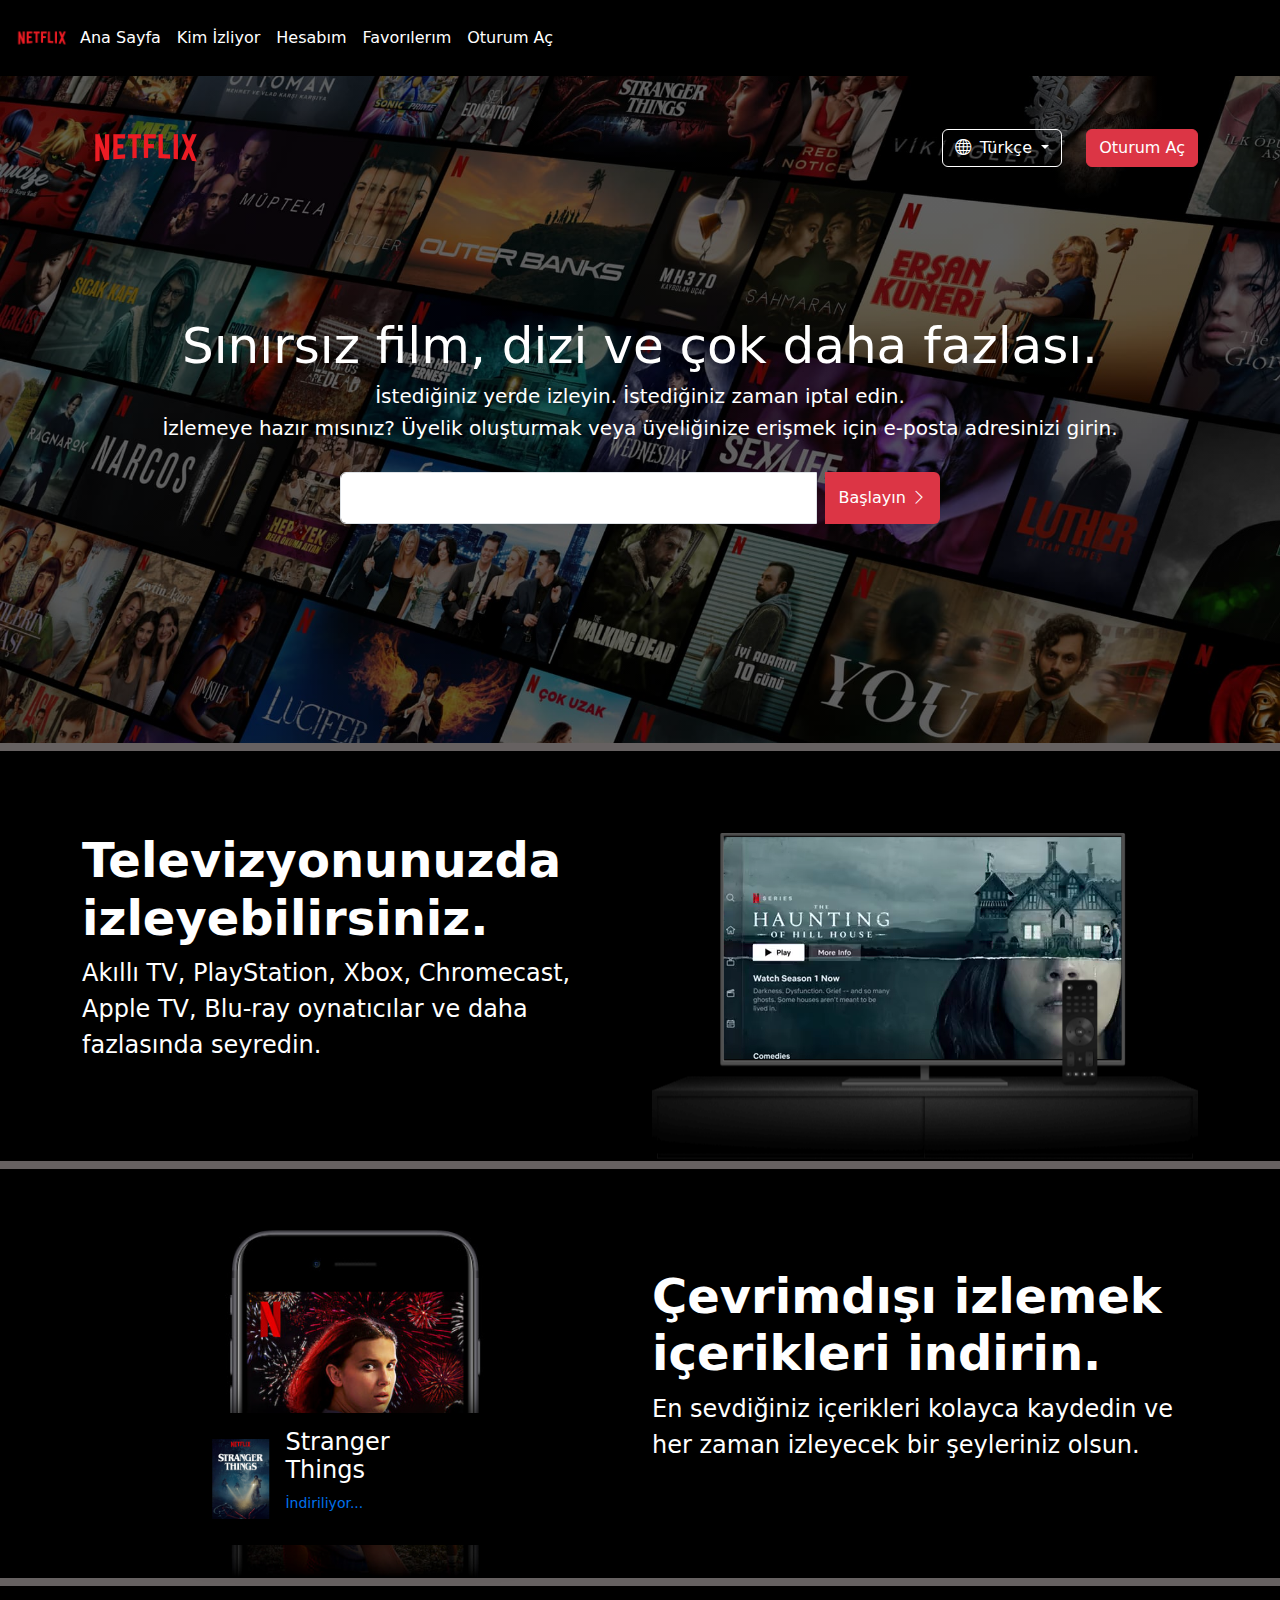
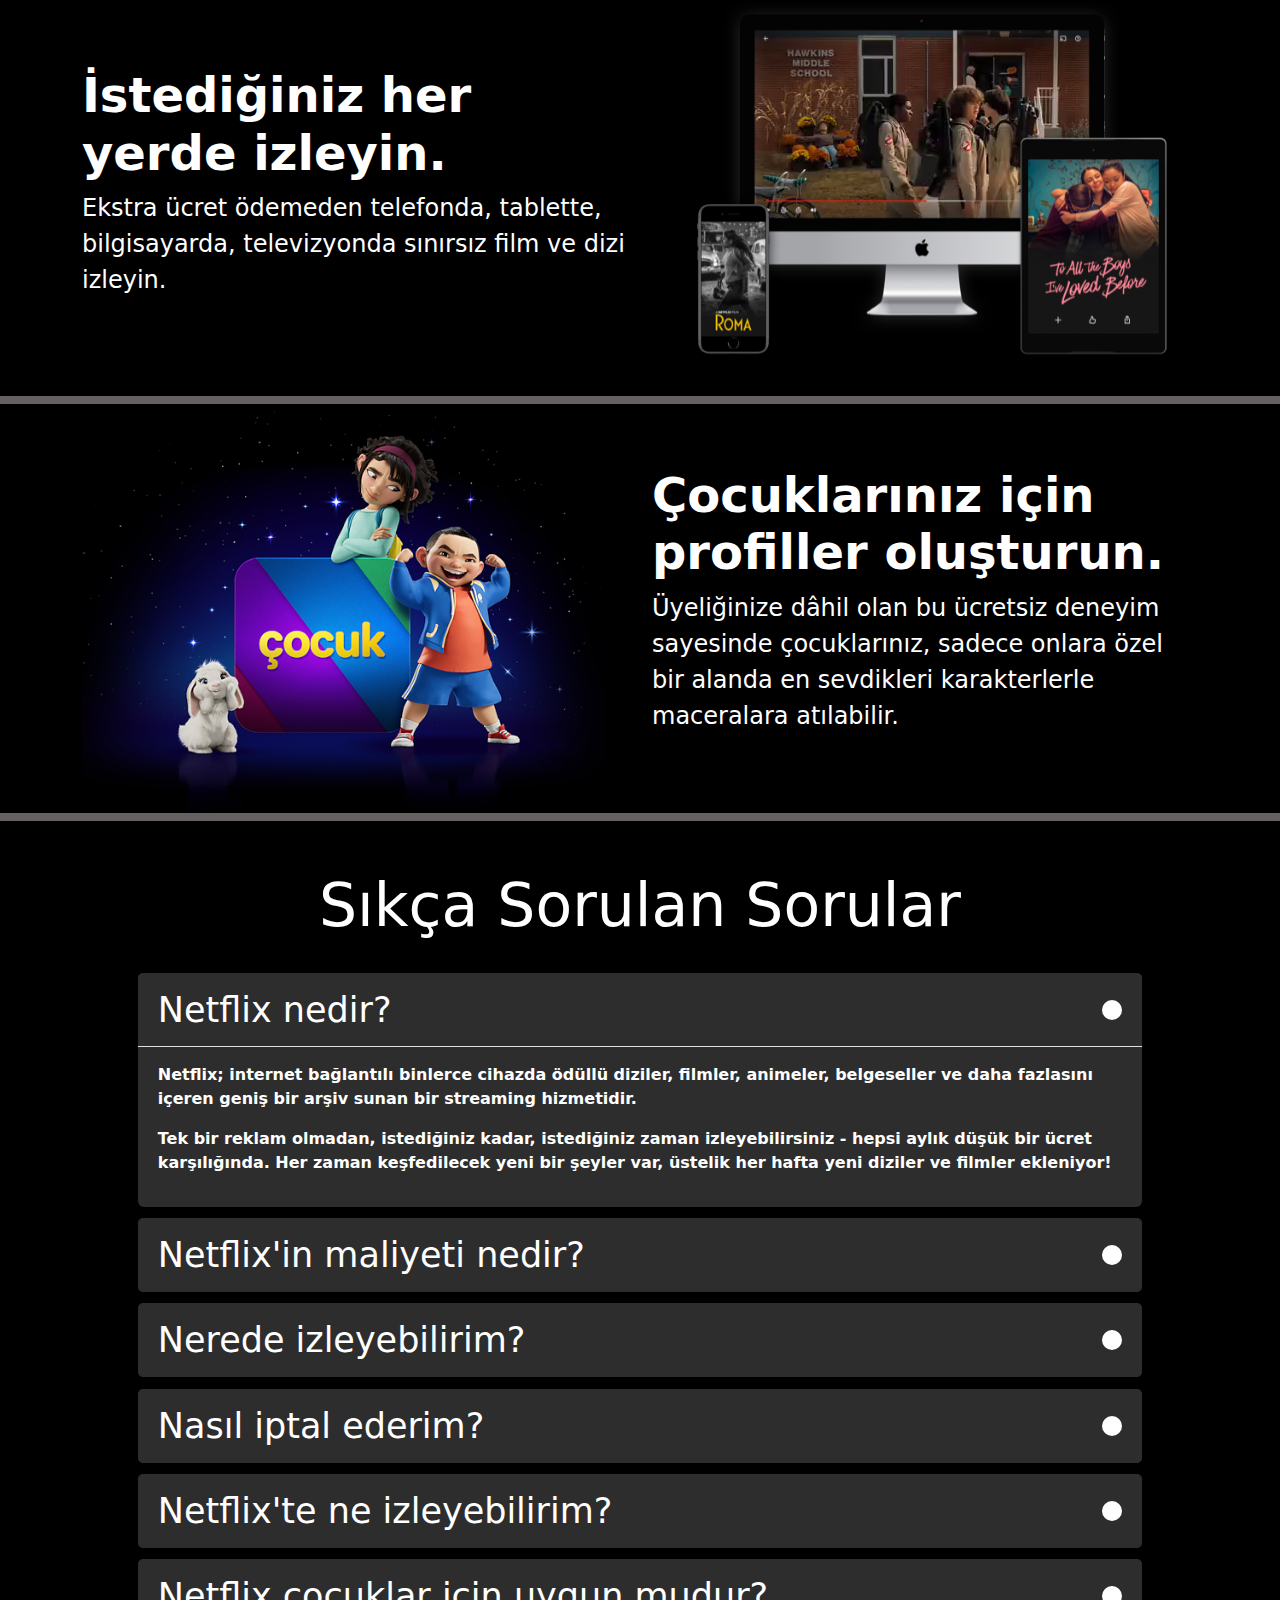
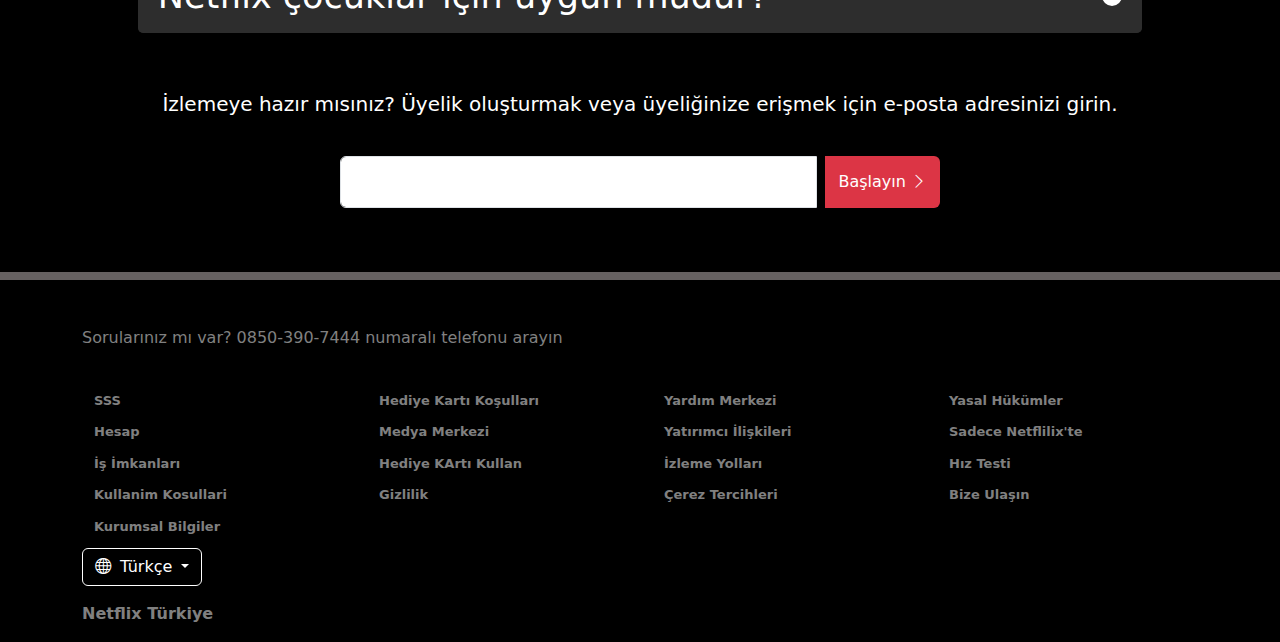
<file: index.html>
<!DOCTYPE html>
<html lang="en">

<head>
    <meta charset="UTF-8">
    <meta http-equiv="X-UA-Compatible" content="IE=edge">
    <meta name="viewport" content="width=device-width, initial-scale=1.0">
    <link rel="stylesheet" href="https://cdn.jsdelivr.net/npm/bootstrap@5.3.0-alpha1/dist/css/bootstrap.min.css">
    <link rel="stylesheet" href="https://cdn.jsdelivr.net/npm/bootstrap-icons@1.10.3/font/bootstrap-icons.css">
    <link rel="stylesheet" href="style.css">
    <title>Netflix Türkiye</title>
</head>

<body>
    <nav class="navbar navbar-expand-lg bg-body-tertiary">
        <div class="container-fluid ">
            <img class="resim" src="image/netflix_logo.png" alt="">
          <button class="navbar-toggler bg-white" type="button" data-bs-toggle="collapse" data-bs-target="#navbarSupportedContent" aria-controls="navbarSupportedContent" aria-expanded="false" aria-label="Toggle navigation">
            <span class="navbar-toggler-icon"></span>
          </button>
          <div class="collapse navbar-collapse" id="navbarSupportedContent">
            <ul class="navbar-nav me-auto mb-2 mb-lg-0">
              <li class="nav-item">
                <a class="nav-link active text-white" aria-current="page" href="index.html">Ana Sayfa</a>
              </li>
              <li class="nav-item">
                <a class="nav-link text-white" href="browse.html">Kim İzliyor</a>
              </li>
              <li class="nav-item">
                <a class="nav-link text-white" href="hesap.html">Hesabım</a>
              </li>
              <li class="nav-item">
                <a class="nav-link text-white" href="anasayfa.html">Favorılerım</a>
              </li>
              <li class="nav-item">
                <a class="nav-link text-white" href="logın.html">Oturum Aç</a>
              </li>
         
            </ul>
          
          </div>
        </div>
      </nav>
    <header>
        <div class="container">
            <div class="navbar">
                <div class="navbarLeft">
                    <img src="image/netflix_logo.png" alt="">
                </div>
                <div class="navbarRight d-flex">
                    <div class="dropdown">
                        <button class="btn btn-white text-white border-1  border-white dropdown-toggle" type="button"
                            data-bs-toggle="dropdown" aria-expanded="false">
                            <i class="bi bi-globe me-1  "></i>
                            Türkçe
                        </button>
                        <ul class="dropdown-menu">
                            <li><a class="dropdown-item" href="#">İngilizce</a></li>
                        </ul>
                    </div>

                    <button type="button" class="btn btn-danger ms-4 text-white"><a class="text-white text-decoration-none" href="logın.html">Oturum Aç</a></button>

                </div>
            </div>
        </div>
        <div class="container headerContainer text-center">
            <div class="headerText pt-5 mt-5 text-white">
                <h1>Sınırsız film, dizi ve çok daha fazlası.</h1>
                <h5>İstediğiniz yerde izleyin. İstediğiniz zaman iptal edin.</h5>
                <h5>İzlemeye hazır mısınız? Üyelik oluşturmak veya üyeliğinize erişmek için e‑posta adresinizi girin.
                </h5>


            </div>
            <div class="headerInput d-flex justify-content-center mt-4">
                <div class="input-group  mb-3 ">
                    <input type="text" class="text-white form-control bg-body-emphasis" placeholder="E-posta Adresi"
                        aria-label="Recipient's username" aria-describedby="button-addon2">
                    <button class="btn btn-outline ms-2 text-white bg-danger " type="button"
                        id="button-addon2 ">Başlayın <i class="bi bi-chevron-right"></i></button>
                </div>
            </div>
        </div>
    </header>
    <section class="bg-black">
        <!-- 1.box -->
        <div class="container bg-black boxs">
            <div class="row ">
                <div class="col-lg-6  sectionText text-white text-center d-flex">
                    <div class="basliklar text-center align-self-center">
                        <h1 class="text-start">Televizyonunuzda izleyebilirsiniz.</h1>
                        <p class="text-start">Akıllı TV, PlayStation, Xbox, Chromecast, Apple TV, Blu-ray oynatıcılar ve
                            daha fazlasında seyredin.</p>
                    </div>
                </div>
                <div class="col-lg-6 media">
                    <img src="image/tv.png" alt="">
                    <div class="video-div video-1">
                        <video autoplay="" playsinline="" muted="" loop="">
                            <source src="image/video-tv.m4v" type="video/mp4">
                        </video>
                    </div>
                </div>

            </div>
        </div>
        <div class="cizgi"></div>

        <!-- 2.box  -->
        <div class="container bg-black boxs ust">
            <div class="row ">
                <div class="col-lg-6 media">
                    <img src="image/mobile-0819.jpg" alt="">
                    <div class="overlay-box">
                        <div class="overlay-box-img">
                            <img src="image/boxshot.png" alt="">
                        </div>
                        <div class="overlay-box-text">
                            <h4 class="text-white">Stranger Things</h4>
                            <p>İndiriliyor...</p>
                        </div>
                        <div class="download-animation"></div>
                    </div>

                </div>
                <div class="col-lg-6  sectionText text-white text-center d-flex">
                    <div class="basliklar text-center align-self-center">
                        <h1 class="text-start">Çevrimdışı izlemek içerikleri indirin.</h1>
                        <p class="text-start">En sevdiğiniz içerikleri kolayca kaydedin ve her zaman izleyecek bir
                            şeyleriniz olsun.</p>
                    </div>
                </div>


            </div>
        </div>
        <div class="cizgi"></div>
        <!-- 3.box -->
        <div class="container bg-black boxs ">
            <div class="row ">
                <div class="col-lg-6  sectionText text-white text-center d-flex reverse">
                    <div class="basliklar text-center align-self-center">
                        <h1 class="text-start">İstediğiniz her yerde izleyin.</h1>
                        <p class="text-start">Ekstra ücret ödemeden telefonda, tablette, bilgisayarda, televizyonda
                            sınırsız film ve dizi izleyin.</p>
                    </div>
                </div>
                <div class="col-lg-6 media">
                    <img src="image/device-pile.png" alt="">
                    <div class="video-div video-2">
                        <video autoplay="" playsinline="" muted="" loop="">
                            <source src="image/video-devices.m4v" type="video/mp4">
                        </video>
                    </div>
                </div>

            </div>
        </div>
        <div class="cizgi"></div>
        <!-- 4.box -->
        <div class="container bg-black boxs ust">
            <div class="row ">
                <div class="col-lg-6 media">
                    <img src="image/resimcocuk.png"
                        alt="">

                </div>
                <div class="col-lg-6  sectionText text-white text-center d-flex">
                    <div class="basliklar text-center align-self-center">
                        <h1 class="text-start">Çocuklarınız için profiller oluşturun.</h1>
                        <p class="text-start">Üyeliğinize dâhil olan bu ücretsiz deneyim sayesinde çocuklarınız, sadece
                            onlara özel bir alanda en sevdikleri karakterlerle maceralara atılabilir.</p>
                    </div>
                </div>


            </div>
        </div>
        <div class="cizgi"></div>




    </section>
    <article class="bg-black">
        <h1 class="text-white text-center pt-5  pb-4">Sıkça Sorulan Sorular</h1>
        <div class="container accordionContainer">
            <div class="accordion" id="accordionExample">
                <div class="accordion-item ">
                    <h2 class="accordion-header" id="headingOne">
                        <button class="accordion-button " type="button" data-bs-toggle="collapse"
                            data-bs-target="#collapseOne" aria-expanded="true" aria-controls="collapseOne">
                            Netflix nedir?
                        </button>
                    </h2>
                    <div id="collapseOne" class="accordion-collapse collapse show" aria-labelledby="headingOne"
                        data-bs-parent="#accordionExample">
                        <div class="accordion-body">
                            <strong>
                                <p>Netflix; internet bağlantılı binlerce cihazda ödüllü diziler, filmler, animeler,
                                    belgeseller ve daha fazlasını içeren geniş bir arşiv sunan bir streaming hizmetidir.
                                </p>

                                <p>Tek bir reklam olmadan, istediğiniz kadar, istediğiniz zaman izleyebilirsiniz - hepsi
                                    aylık düşük bir ücret karşılığında. Her zaman keşfedilecek yeni bir şeyler var,
                                    üstelik her hafta yeni diziler ve filmler ekleniyor!</p>
                        </div>
                    </div>
                </div>
                <div class="accordion-item">
                    <h2 class="accordion-header" id="headingTwo">
                        <button class="accordion-button collapsed" type="button" data-bs-toggle="collapse"
                            data-bs-target="#collapseTwo" aria-expanded="false" aria-controls="collapseTwo">
                            Netflix'in maliyeti nedir?
                        </button>
                    </h2>
                    <div id="collapseTwo" class="accordion-collapse collapse" aria-labelledby="headingTwo"
                        data-bs-parent="#accordionExample">
                        <div class="accordion-body">
                            <strong>Netflix'i akıllı telefonunuz, tabletiniz, Akıllı TV'niz, dizüstü bilgisayarınız veya
                                yayın cihazınızda sabit bir aylık ücretle izleyin. Aylık plan ücretleri 63,99 TL ile
                                130,99 TL arasında değişmektedir. Ekstra maliyet yok, sözleşme yok.
                        </div>
                    </div>
                </div>
                <div class="accordion-item">
                    <h2 class="accordion-header" id="headingThree">
                        <button class="accordion-button collapsed" type="button" data-bs-toggle="collapse"
                            data-bs-target="#collapseThree" aria-expanded="false" aria-controls="collapseThree">
                            Nerede izleyebilirim?
                        </button>
                    </h2>
                    <div id="collapseThree" class="accordion-collapse collapse" aria-labelledby="headingThree"
                        data-bs-parent="#accordionExample">
                        <div class="accordion-body">
                            <strong>
                                <p>İstediğiniz yerde, istediğiniz zaman izleyin. Bilgisayarınızda netflix.com adresinden
                                    veya akıllı TV'ler, akıllı telefonlar, tabletler, medya oynatıcılar ve oyun
                                    konsolları dahil Netflix uygulamasını sunan, internet bağlantılı herhangi bir
                                    cihazda anında izlemek için Netflix hesabınızla oturum açın.</p>
                                <p>Favori içeriklerinizi iOS, Android veya Windows 10 uygulamasıyla da indirebilirsiniz.
                                    Seyahatteyken ve internet bağlantısı olmadan izlemek için indirilenleri kullanın.
                                    Netflix'i her yere beraberinizde götürün.</p>
                        </div>
                    </div>
                </div>
                <div class="accordion-item">
                    <h2 class="accordion-header" id="headingFour">
                        <button class="accordion-button collapsed" type="button" data-bs-toggle="collapse"
                            data-bs-target="#collapseFour" aria-expanded="false" aria-controls="collapseFour">
                            Nasıl iptal ederim?
                        </button>
                    </h2>
                    <div id="collapseFour" class="accordion-collapse collapse" aria-labelledby="headingFour"
                        data-bs-parent="#accordionExample">
                        <div class="accordion-body">
                            <strong>Netflix esnektir. Sinir bozucu hiçbir sözleşme ve taahhüt yoktur. Hesabınızı
                                çevrimiçi olarak iki tıklamayla kolayca iptal edebilirsiniz. İptal ücreti yoktur -
                                hesabınızı istediğiniz zaman başlatın veya durdurun.
                        </div>
                    </div>
                </div>
                <div class="accordion-item">
                    <h2 class="accordion-header" id="headingFive">
                        <button class="accordion-button collapsed" type="button" data-bs-toggle="collapse"
                            data-bs-target="#collapseFive" aria-expanded="false" aria-controls="collapseFive">
                            Netflix'te ne izleyebilirim?
                        </button>
                    </h2>
                    <div id="collapseFive" class="accordion-collapse collapse" aria-labelledby="headingFive"
                        data-bs-parent="#accordionExample">
                        <div class="accordion-body">
                            <strong>Netflix, uzun metrajlı filmler, belgeseller, diziler ve programlar, anime, ödüllü
                                Netflix orijinal içerikleri ve daha fazlasından oluşan kapsamlı bir kütüphaneye
                                sahiptir. İstediğiniz her zaman, istediğiniz kadar çok şey izleyin.
                        </div>
                    </div>
                </div>
                <div class="accordion-item">
                    <h2 class="accordion-header" id="headingSix">
                        <button class="accordion-button collapsed" type="button" data-bs-toggle="collapse"
                            data-bs-target="#collapseSix" aria-expanded="false" aria-controls="collapseSix">
                            Netflix çocuklar için uygun mudur?
                        </button>
                    </h2>
                    <div id="collapseSix" class="accordion-collapse collapse" aria-labelledby="headingSix"
                        data-bs-parent="#accordionExample">
                        <div class="accordion-body">
                            <strong>
                                <p>Üyeliğinize dâhil olan Netflix Çocuk deneyimi, çocukların ailece izlenebilecek dizi
                                    ve filmleri kendilerine özel bir alanda izlemelerini sağlarken kontrolü ebeveynlere
                                    verir.</p>
                                <p>Çocuk profillerinde bulunan PIN korumalı ebeveyn kontrolleri sayesinde, çocukların
                                    izleyebileceği içeriklerin yetişkinlik düzeylerini kısıtlayabilir ve onların
                                    görmesini istemediğiniz belirli içerikleri engelleyebilirsiniz.</p>
                        </div>
                    </div>
                </div>
            </div>
        </div>
        <h5 class="text-white text-center pt-5 pb-4">İzlemeye hazır mısınız? Üyelik oluşturmak veya üyeliğinize erişmek
            için e‑posta adresinizi girin.</h5>
        <div class="headerInput d-flex justify-content-center mt-3 mb-5">
            <div class="input-group  mb-3 ">
                <input type="text" class="text-white form-control bg-body-emphasis" placeholder="E-posta Adresi"
                    aria-label="Recipient's username" aria-describedby="button-addon2">
                <button class="btn btn-outline ms-2 text-white bg-danger " type="button" id="button-addon2 ">Başlayın <i
                        class="bi bi-chevron-right"></i></button>
            </div>
        </div>
        <div class="cizgi"></div>
    </article>
    <footer class="bg-black ">
        <div class="container">
            <h6 class=" text-start pt-5 pb-4 footerB">Sorularınız mı var? 0850-390-7444 numaralı
                telefonu arayın</h6>
            <div class="row">
                <div class="col-lg-3 col-sm-4 col-6">
                    <a href="#">SSS</a>
                    <a href="#">Hesap</a>
                    <a href="#">İş İmkanları</a>
                    <a href="#">Kullanim Kosullari</a>
                    <a href="">Kurumsal Bilgiler  </a>                  
                   
                </div>
                <div class="col-lg-3 col-sm-4 col-6">
                    <a href="#">Hediye Kartı Koşulları</a>
                    <a href="#">Medya Merkezi</a>
                    <a href="#">Hediye KArtı Kullan</a>
                    <a href="#">Gizlilik</a>
                      
                    
                </div>
                <div class="col-lg-3 col-sm-4 col-6">
                    <a href="#">Yardım Merkezi</a>
                    <a href="#">Yatırımcı İlişkileri</a>
                    <a href="#">İzleme Yolları</a>
                    <a href="#">Çerez Tercihleri</a>
                    
                </div>
                <div class="col-lg-3 col-sm-4 col-6 ">
                    <a href="">Yasal Hükümler</a>
                    <a href="">Sadece Netflilix'te</a>
                    <a href="">Hız Testi</a>
                    <a href="">Bize Ulaşın</a>     
                </div>

            </div>
            <div class="dropdown">
                <button class="btn btn-white text-white border-1  border-white dropdown-toggle" type="button"
                    data-bs-toggle="dropdown" aria-expanded="false">
                    <i class="bi bi-globe me-1  "></i>
                    Türkçe
                </button>
                <ul class="dropdown-menu">
                    <li><a class="dropdown-item" href="#">İngilizce</a></li>
                </ul>
            </div>
            <p class="pt-3 fs-6 " >Netflix Türkiye</p>
        </div>
    </footer>

    <script src="https://cdn.jsdelivr.net/npm/bootstrap@5.3.0-alpha1/dist/js/bootstrap.bundle.min.js
    "></script>
</body>

</html>
</file>
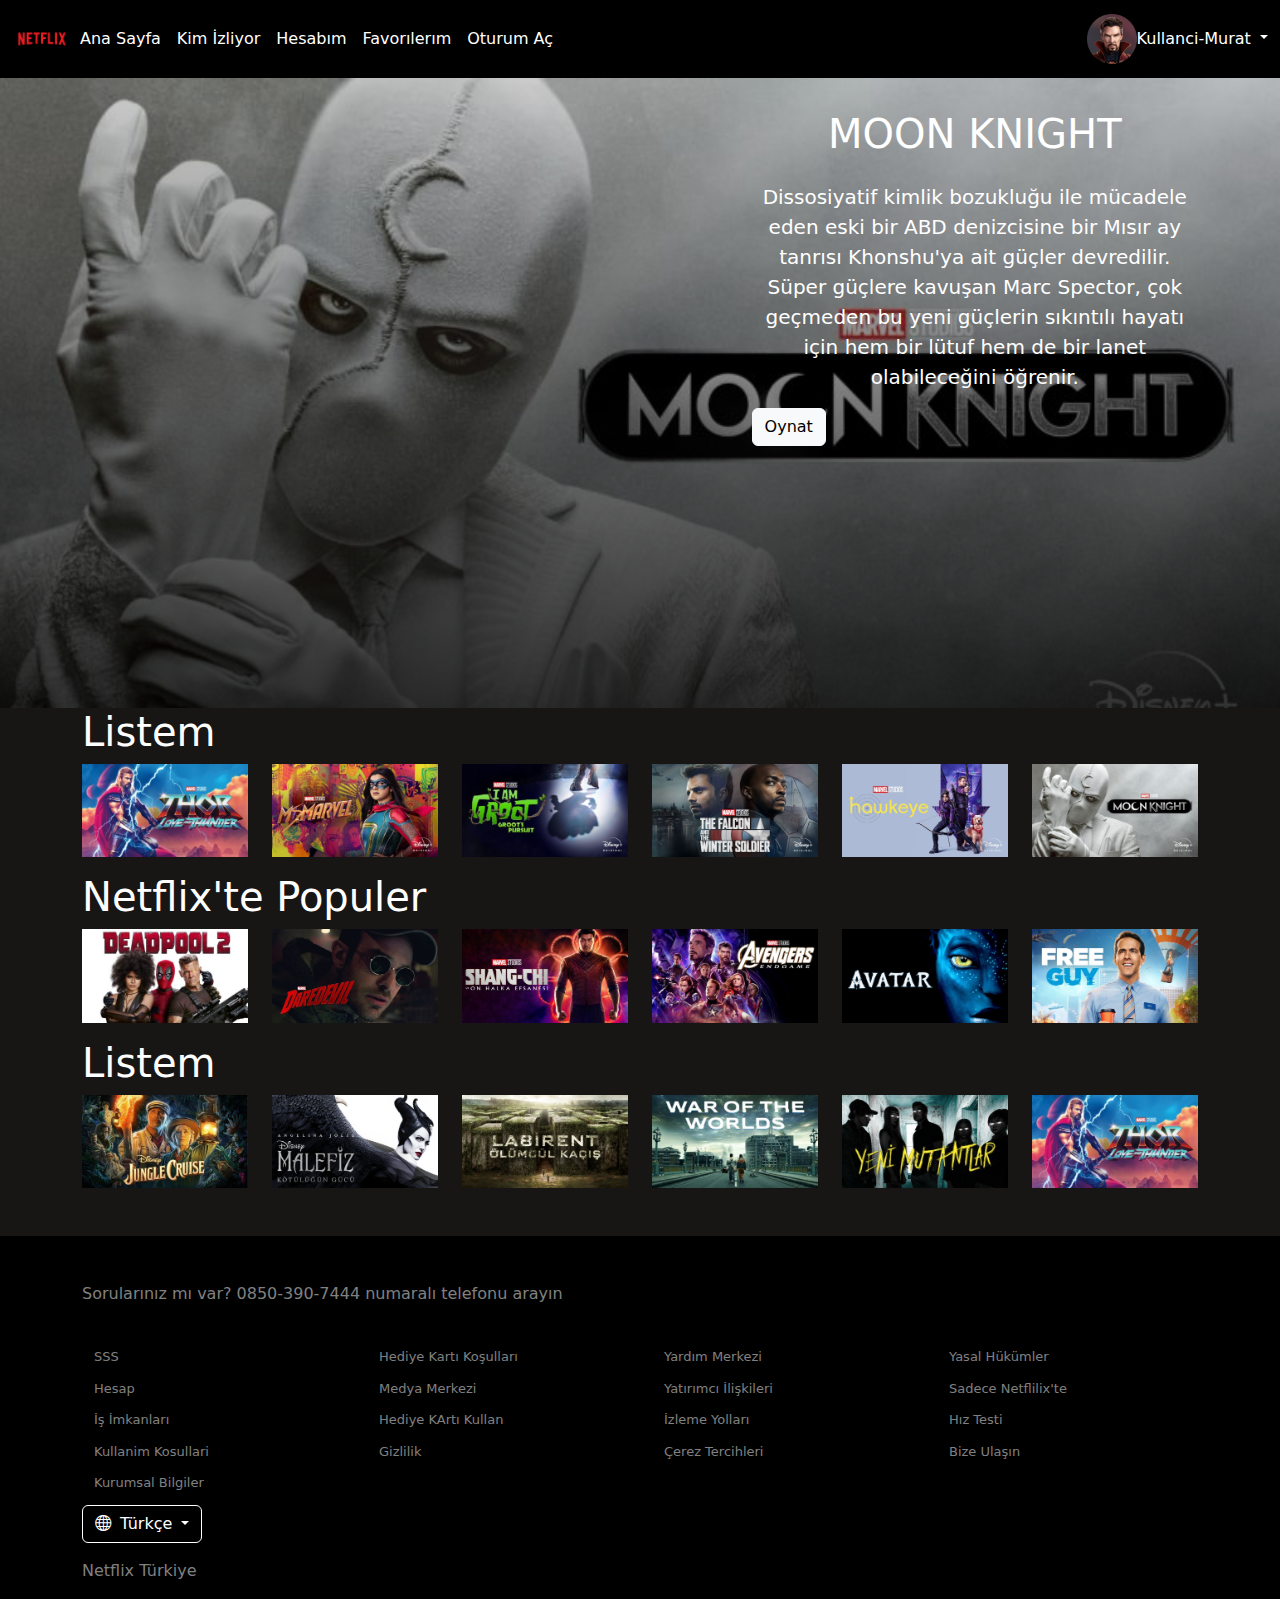
<file: anasayfa.html>
<!DOCTYPE html>
<html lang="en">
<head>
    <meta charset="UTF-8">
    <meta http-equiv="X-UA-Compatible" content="IE=edge">
    <meta name="viewport" content="width=device-width, initial-scale=1.0">
    <link rel="stylesheet" href="https://cdn.jsdelivr.net/npm/bootstrap@5.3.0-alpha1/dist/css/bootstrap.min.css">
    <link rel="stylesheet" href="https://cdn.jsdelivr.net/npm/bootstrap-icons@1.10.3/font/bootstrap-icons.css">
    <title>Profiller</title>
    <link rel="stylesheet" href="style.css">
 
</head>
<body>
    <nav class="navbar navbar-expand-lg bg-body-tertiary">
        <div class="container-fluid ">
            <img class="resim" src="image/netflix_logo.png" alt="">
          <button class="navbar-toggler bg-white" type="button" data-bs-toggle="collapse" data-bs-target="#navbarSupportedContent" aria-controls="navbarSupportedContent" aria-expanded="false" aria-label="Toggle navigation">
            <span class="navbar-toggler-icon"></span>
          </button>
          <div class="collapse navbar-collapse" id="navbarSupportedContent">
            <ul class="navbar-nav me-auto mb-2 mb-lg-0">
              <li class="nav-item">
                <a class="nav-link active text-white" aria-current="page" href="index.html">Ana Sayfa</a>
              </li>
              <li class="nav-item">
                <a class="nav-link text-white" href="browse.html">Kim İzliyor</a>
              </li>
              <li class="nav-item">
                <a class="nav-link text-white" href="hesap.html">Hesabım</a>
              </li>
              <li class="nav-item">
                <a class="nav-link text-white" href="#">Favorılerım</a>
              </li>
              <li class="nav-item">
                <a class="nav-link text-white" href="logın.html">Oturum Aç</a>
              </li>
         
            </ul>
          
          </div>
         
        </div>
        <div class="dropdown emojiler">
            <button class="btn btn-secondary dropdown-toggle bg-black border-0" type="button" data-bs-toggle="dropdown" aria-expanded="false">
              <img src="image/1.png" alt="">Kullanci-Murat
            </button>
            <ul class="dropdown-menu">
              <li><img src="image/2.png" alt="">Kardelen</li>
              <li><img src="image/4.png" alt="">Kadir</li>
              <li><img src="image/3.png" alt="">Yusuf</li>
            </ul>
          </div>
      </nav>
    


<div class="headerAna" id="a">
  <div class="container anasayfaCon d-flex ">
    <div class="paragAna" id="b">
      <h1 class="text-center text-white mb-4">MOON KNIGHT</h1>
      <p class="text-white pAna ">Dissosiyatif kimlik bozukluğu ile mücadele eden eski bir ABD denizcisine bir Mısır ay tanrısı Khonshu'ya ait güçler devredilir. Süper güçlere kavuşan Marc Spector, çok geçmeden bu yeni güçlerin sıkıntılı hayatı için hem bir lütuf hem de bir lanet olabileceğini öğrenir.</p>
      <button type="button " class="btn btn-light" onmouseover="myFunction()">Oynat</button>
    </div>
  </div>
</div>

<div class="listeler">
  <div class="container">
    <div class="row">
      <h1 class="text-white">Listem</h1>
      <div class="col-lg-2 col-sm-4 col-6">
        <img src="image/resım1.jpg" alt="">
      </div>
      <div class="col-lg-2 col-sm-4 col-6">
        <img src="image/resım2.jpg" alt="">
      </div><div class="col-lg-2 col-sm-4 col-6">
        <img src="image/resım3.jpg" alt="">
      </div><div class="col-lg-2 col-sm-4 col-6">
        <img src="image/resım4.jpg" alt="">
      </div><div class="col-lg-2 col-sm-4 col-6">
        <img src="image/resım5.jpg" alt="">
      </div><div class="col-lg-2 col-sm-4 col-6 mb-3">
        <img src="image/resım6.jpg" alt="">
      </div>
      
    </div>
    <div class="row">
      <h1 class="text-white">Netflix'te Populer</h1>
      <div class="col-lg-2 col-sm-4 col-6">
        <img src="image/resım7.jpg" alt="">
      </div>
      <div class="col-lg-2 col-sm-4 col-6">
        <img src="image/resım8.jpg" alt="">
      </div><div class="col-lg-2 col-sm-4 col-6">
        <img src="image/resım9.jpg" alt="">
      </div><div class="col-lg-2 col-sm-4 col-6">
        <img src="image/resım10.jpg" alt="">
      </div><div class="col-lg-2 col-sm-4 col-6">
        <img src="image/resım11.jpg" alt="">
      </div><div class="col-lg-2 col-sm-4 col-6 mb-3">
        <img src="image/resım12.jpg" alt="">
      </div>
      
    </div>
   
    <div class="row">
      <h1 class="text-white">Listem</h1>
      <div class="col-lg-2 col-sm-4 col-6">
        <img src="image/resım13.jpg" alt="">
      </div>
      <div class="col-lg-2 col-sm-4 col-6">
        <img src="image/resım14.jpg" alt="">
      </div><div class="col-lg-2 col-sm-4 col-6">
        <img src="image/resım15.jpg" alt="">
      </div><div class="col-lg-2 col-sm-4 col-6">
        <img src="image/resım16.jpg" alt="">
      </div><div class="col-lg-2 col-sm-4 col-6">
        <img src="image/resım17.jpg" alt="">
      </div><div class="col-lg-2 col-sm-4 col-6 mb-5">
        <img src="image/resım1.jpg" alt="">
      </div>
      
    </div>
  </div>
</div>
   

    <footer >
      <div class="container">
          <h6 class=" text-start pt-5 pb-4 footerB">Sorularınız mı var? 0850-390-7444 numaralı
              telefonu arayın</h6>
          <div class="row">
              <div class="col-lg-3 col-sm-4 col-6">
                  <a href="#">SSS</a>
                  <a href="#">Hesap</a>
                  <a href="#">İş İmkanları</a>
                  <a href="#">Kullanim Kosullari</a>
                  <a href="">Kurumsal Bilgiler  </a>                  
                 
              </div>
              <div class="col-lg-3 col-sm-4 col-6">
                  <a href="#">Hediye Kartı Koşulları</a>
                  <a href="#">Medya Merkezi</a>
                  <a href="#">Hediye KArtı Kullan</a>
                  <a href="#">Gizlilik</a>
                    
                  
              </div>
              <div class="col-lg-3 col-sm-4 col-6">
                  <a href="#">Yardım Merkezi</a>
                  <a href="#">Yatırımcı İlişkileri</a>
                  <a href="#">İzleme Yolları</a>
                  <a href="#">Çerez Tercihleri</a>
                  
              </div>
              <div class="col-lg-3 col-sm-4 col-6 ">
                  <a href="">Yasal Hükümler</a>
                  <a href="">Sadece Netflilix'te</a>
                  <a href="">Hız Testi</a>
                  <a href="">Bize Ulaşın</a>     
              </div>
  
          </div>
          <div class="dropdown">
              <button class="btn btn-white text-white border-1  border-white dropdown-toggle" type="button"
                  data-bs-toggle="dropdown" aria-expanded="false">
                  <i class="bi bi-globe me-1  "></i>
                  Türkçe
              </button>
              <ul class="dropdown-menu">
                  <li><a class="dropdown-item" href="#">İngilizce</a></li>
              </ul>
          </div>
          <p class="pt-3 fs-6 " >Netflix Türkiye</p>
      </div>
  </footer>
 <script src="app.js"></script>

    <script src="https://cdn.jsdelivr.net/npm/bootstrap@5.3.0-alpha1/dist/js/bootstrap.bundle.min.js
    "></script> 
</body>
</html>
</file>
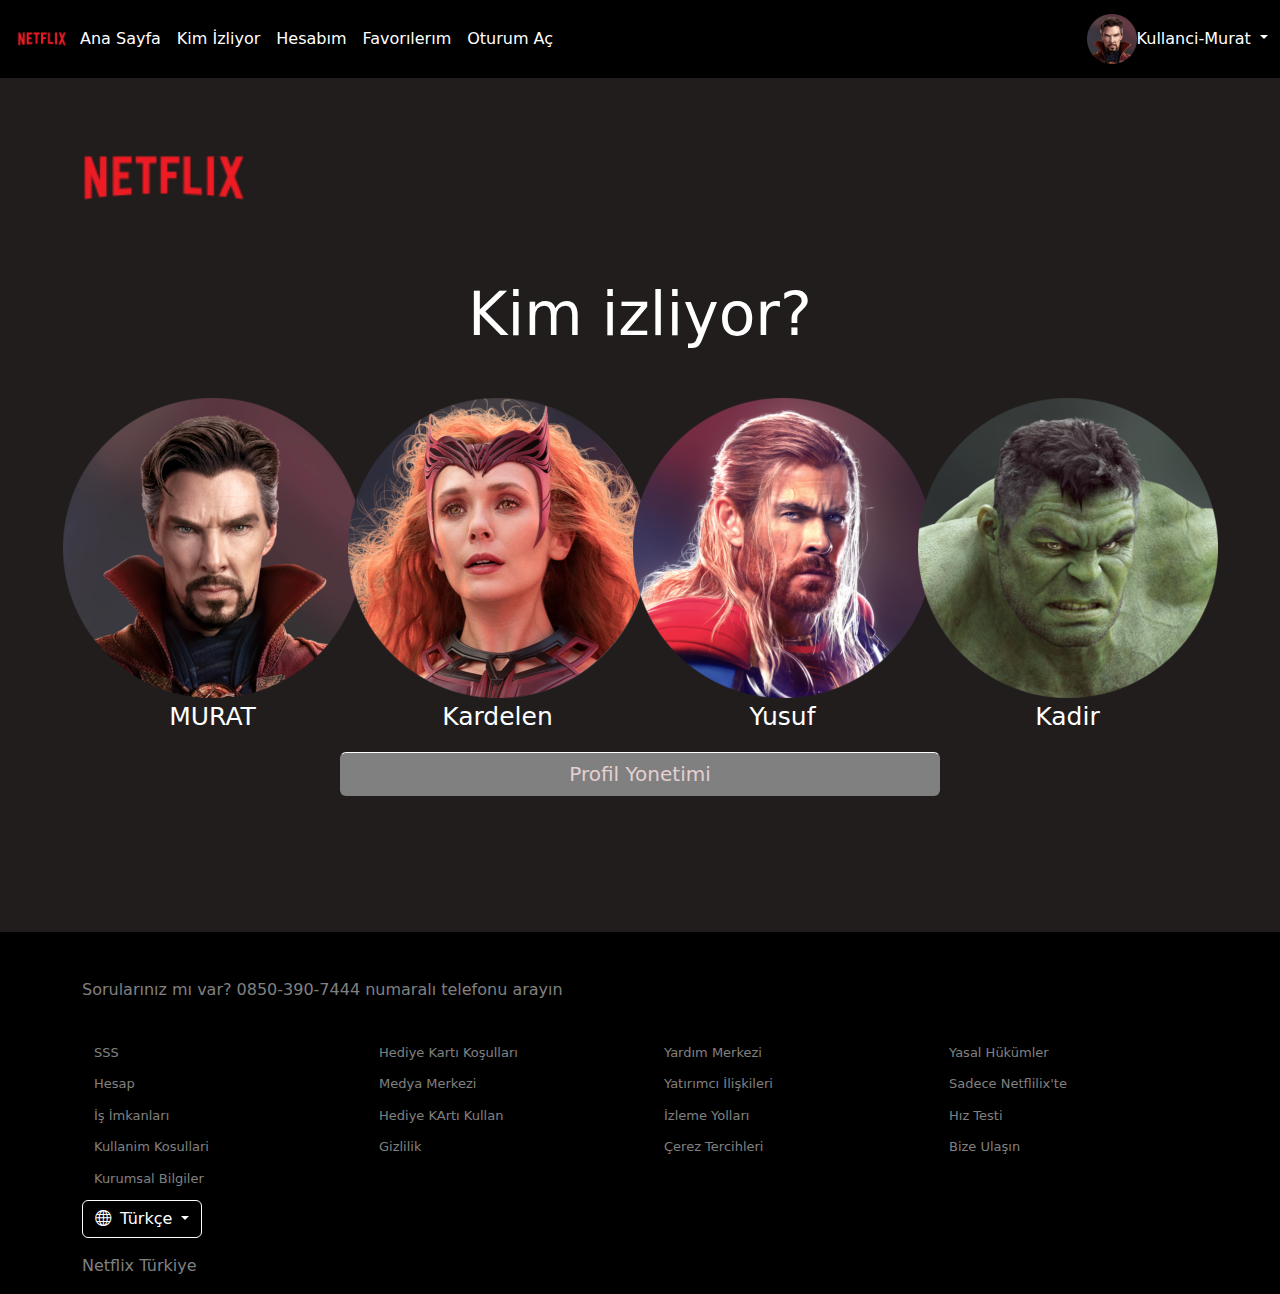
<file: browse.html>
<!DOCTYPE html>
<html lang="en">
<head>
    <meta charset="UTF-8">
    <meta http-equiv="X-UA-Compatible" content="IE=edge">
    <meta name="viewport" content="width=device-width, initial-scale=1.0">
    <link rel="stylesheet" href="https://cdn.jsdelivr.net/npm/bootstrap@5.3.0-alpha1/dist/css/bootstrap.min.css">
    <link rel="stylesheet" href="https://cdn.jsdelivr.net/npm/bootstrap-icons@1.10.3/font/bootstrap-icons.css">
    <title>Profiller</title>
    <link rel="stylesheet" href="style.css">
 
</head>
<body>
  <nav class="navbar navbar-expand-lg bg-body-tertiary">
    <div class="container-fluid ">
        <img class="resim" src="image/netflix_logo.png" alt="">
      <button class="navbar-toggler bg-white" type="button" data-bs-toggle="collapse" data-bs-target="#navbarSupportedContent" aria-controls="navbarSupportedContent" aria-expanded="false" aria-label="Toggle navigation">
        <span class="navbar-toggler-icon"></span>
      </button>
      <div class="collapse navbar-collapse" id="navbarSupportedContent">
        <ul class="navbar-nav me-auto mb-2 mb-lg-0">
          <li class="nav-item">
            <a class="nav-link active text-white" aria-current="page" href="index.html">Ana Sayfa</a>
          </li>
          <li class="nav-item">
            <a class="nav-link text-white" href="browse.html">Kim İzliyor</a>
          </li>
          <li class="nav-item">
            <a class="nav-link text-white" href="hesap.html">Hesabım</a>
          </li>
          <li class="nav-item">
            <a class="nav-link text-white" href="anasayfa.html">Favorılerım</a>
          </li>
          <li class="nav-item">
            <a class="nav-link text-white" href="logın.html">Oturum Aç</a>
          </li>
     
        </ul>
      
      </div>
     
    </div>
    <div class="dropdown emojiler">
      <button class="btn btn-secondary dropdown-toggle bg-black border-0" type="button" data-bs-toggle="dropdown" aria-expanded="false">
        <img src="image/1.png" alt="">Kullanci-Murat
      </button>
      <ul class="dropdown-menu">
        <li><img src="image/2.png" alt="">Kardelen</li>
        <li><img src="image/4.png" alt="">Kadir</li>
        <li><img src="image/3.png" alt="">Yusuf</li>
      </ul>
    </div>
</nav>


    <div class="headerBrow">

       
            <div class="image ms-5 ps-3">
                <img class="logo" src="image/netflix_logo.png" alt="">
            </div>
      
      
       
    </div>
    <div class="sectionBrow">
        <div class="container containerBrow">
    <h1 class="text-white text-center mb-4">Kim izliyor?</h1>
    <div class="row mt-5">
        <div class="col-lg-3 col-sm-6 col-12">
            <img class="smileP" src="image/1.png" alt="">
            <p>MURAT</p>
        </div>
        <div class="col-lg-3 col-sm-6 col-12">
            <img class="smileP" src ="image/2.png" alt="">
            <p>Kardelen</p>
        </div>
        <div class="col-lg-3 col-sm-6 col-12">
            <img class="smileP" src ="image/3.png" alt="">
            <p>Yusuf</p>
        </div>
        <div class="col-lg-3 col-sm-6 col-12">
            <img  class="smileP"src="image/4.png" alt="">
            <p>Kadir</p>

        </div>
       
       


    </div>
    <p>
        <button class="btn btnBrow btn-white" type="button" data-bs-toggle="collapse" data-bs-target="#collapseWidthExample" aria-expanded="false" aria-controls="collapseWidthExample">
          Profil Yonetimi
        </button>
      </p>
      <div style="min-height: 120px;">
        <div class="collapse collapse-horizontal" id="collapseWidthExample">
          <div class="card card-body" style="width: 300px;">
            This is some placeholder content for a horizontal collapse. It's hidden by default and shown when triggered.
          </div>
        </div>
      </div>
        </div>

        
    </div>

    <footer >
      <div class="container">
          <h6 class=" text-start pt-5 pb-4 footerB">Sorularınız mı var? 0850-390-7444 numaralı
              telefonu arayın</h6>
          <div class="row">
              <div class="col-lg-3 col-sm-4 col-6">
                  <a href="#">SSS</a>
                  <a href="#">Hesap</a>
                  <a href="#">İş İmkanları</a>
                  <a href="#">Kullanim Kosullari</a>
                  <a href="">Kurumsal Bilgiler  </a>                  
                 
              </div>
              <div class="col-lg-3 col-sm-4 col-6">
                  <a href="#">Hediye Kartı Koşulları</a>
                  <a href="#">Medya Merkezi</a>
                  <a href="#">Hediye KArtı Kullan</a>
                  <a href="#">Gizlilik</a>
                    
                  
              </div>
              <div class="col-lg-3 col-sm-4 col-6">
                  <a href="#">Yardım Merkezi</a>
                  <a href="#">Yatırımcı İlişkileri</a>
                  <a href="#">İzleme Yolları</a>
                  <a href="#">Çerez Tercihleri</a>
                  
              </div>
              <div class="col-lg-3 col-sm-4 col-6 ">
                  <a href="">Yasal Hükümler</a>
                  <a href="">Sadece Netflilix'te</a>
                  <a href="">Hız Testi</a>
                  <a href="">Bize Ulaşın</a>     
              </div>
  
          </div>
          <div class="dropdown">
              <button class="btn btn-white text-white border-1  border-white dropdown-toggle" type="button"
                  data-bs-toggle="dropdown" aria-expanded="false">
                  <i class="bi bi-globe me-1  "></i>
                  Türkçe
              </button>
              <ul class="dropdown-menu">
                  <li><a class="dropdown-item" href="#">İngilizce</a></li>
              </ul>
          </div>
          <p class="pt-3 fs-6 " >Netflix Türkiye</p>
      </div>
  </footer>
    <script src="https://cdn.jsdelivr.net/npm/bootstrap@5.3.0-alpha1/dist/js/bootstrap.bundle.min.js
    "></script> 

</body>
</html>
</file>
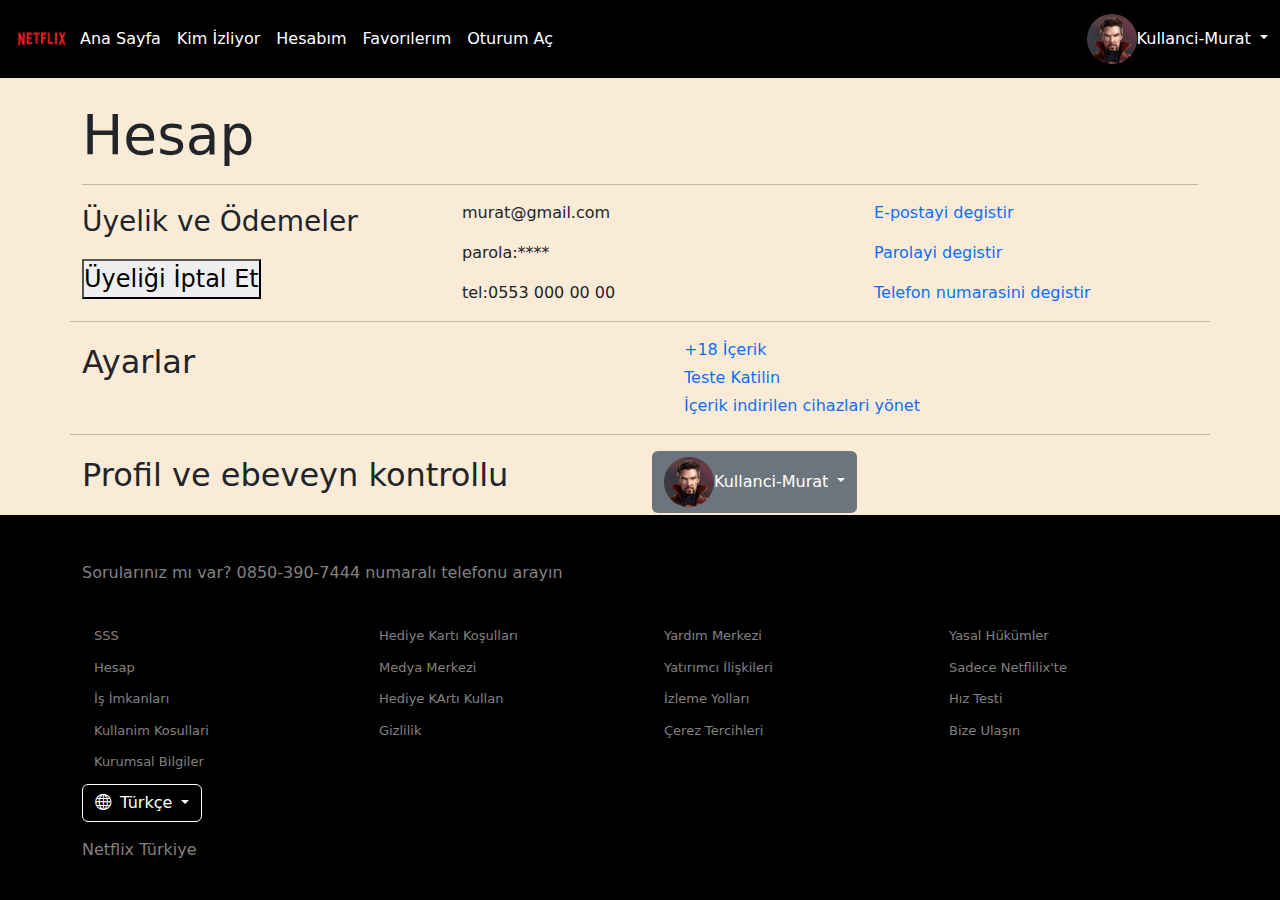
<file: hesap.html>
<!DOCTYPE html>
<html lang="en">
<head>
    <meta charset="UTF-8">
    <meta http-equiv="X-UA-Compatible" content="IE=edge">
    <meta name="viewport" content="width=device-width, initial-scale=1.0">
    <link rel="stylesheet" href="https://cdn.jsdelivr.net/npm/bootstrap@5.3.0-alpha1/dist/css/bootstrap.min.css">
    <link rel="stylesheet" href="https://cdn.jsdelivr.net/npm/bootstrap-icons@1.10.3/font/bootstrap-icons.css">
    <title>Profiller</title>
    <link rel="stylesheet" href="style.css">
 
</head>
<body>
    <nav class="navbar navbar-expand-lg bg-body-tertiary">
        <div class="container-fluid ">
            <img class="resim" src="image/netflix_logo.png" alt="">
          <button class="navbar-toggler bg-white" type="button" data-bs-toggle="collapse" data-bs-target="#navbarSupportedContent" aria-controls="navbarSupportedContent" aria-expanded="false" aria-label="Toggle navigation">
            <span class="navbar-toggler-icon"></span>
          </button>
          <div class="collapse navbar-collapse" id="navbarSupportedContent">
            <ul class="navbar-nav me-auto mb-2 mb-lg-0">
              <li class="nav-item">
                <a class="nav-link active text-white" aria-current="page" href="index.html">Ana Sayfa</a>
              </li>
              <li class="nav-item">
                <a class="nav-link text-white" href="browse.html">Kim İzliyor</a>
              </li>
              <li class="nav-item">
                <a class="nav-link text-white" href="hesap.html">Hesabım</a>
              </li>
              <li class="nav-item">
                <a class="nav-link text-white" href="anasayfa.html">Favorılerım</a>
              </li>
              <li class="nav-item">
                <a class="nav-link text-white" href="logın.html">Oturum Aç</a>
              </li>
         
            </ul>
          
          </div>
         
        </div>
        <div class="dropdown emojiler">
          <button class="btn btn-secondary dropdown-toggle bg-black border-0" type="button" data-bs-toggle="dropdown" aria-expanded="false">
            <img src="image/1.png" alt="">Kullanci-Murat
          </button>
          <ul class="dropdown-menu">
            <li><img src="image/2.png" alt="">Kardelen</li>
            <li><img src="image/4.png" alt="">Kadir</li>
            <li><img src="image/3.png" alt="">Yusuf</li>
          </ul>
        </div>
    </nav>
    



      <div class="hesap">
       <div class="container">
        <div class="row ">
            <div class="hesapBaslik mt-4">
                <h1>Hesap</h1>
                <hr>
            </div>
        </div>
       </div>
       <div class="container">
        <div class="row">
            <div class="col-lg-4 col-6">
                <p class="fs-3">Üyelik ve Ödemeler</p>
                <button class="fs-4">Üyeliği İptal Et</button>
            </div>
            <div class="col-lg-4 col-6">
                <p>murat@gmail.com</p>
                <p>parola:****</p>
                <p>tel:0553 000 00 00</p>
            </div>
            <div class="col-lg-4 col-6 hesap1 ">
                <ul class="list-group-numbered">
                    <li class="mb-3"><a class="text-decoration-none" href="#">E-postayi degistir</a></li>
                    <li class="mb-3"><a class="text-decoration-none" href="#">Parolayi degistir</a></li>
                    <li class="mb-3"> <a class="text-decoration-none" href="#">Telefon numarasini degistir</a></li>
                </ul>              
            </div>
            <hr>
        </div>
       </div>
       <div class="container">
        <div class="row">
            <div class="col-6">
                <p class="fs-2">Ayarlar</p>
            </div>
            <div class="col-6">
                <ul class="list-group-numbered">
                    <li class="mb-1"><a class="text-decoration-none" href="#">+18 İçerik</a></li>
                    <li class="mb-1"><a class="text-decoration-none" href="#">Teste Katilin</a></li>
                    <li class="mb-1"> <a class="text-decoration-none" href="#">İçerik indirilen cihazlari    yönet</a></li>
                </ul>   
            </div>
  <hr>
        </div>
       </div>
       <div class="container">
        <div class="row">
            <div class="col-6">
                <p class="fs-2">Profil ve ebeveyn kontrollu</p>
            </div>
            <div class="col-6">
                <div class="dropdown emojiler">
                    <button class="btn btn-secondary dropdown-toggle bg-secondary border-0" type="button" data-bs-toggle="dropdown" aria-expanded="false">
                      <img src="image/1.png" alt="">Kullanci-Murat
                    </button>
                    <ul class="dropdown-menu">
                      <li><img src="image/2.png" alt="">Kardelen</li>
                      <li><img src="image/3.png" alt="">Kadir</li>
                      <li><img src="image/4.png" alt="">Yusuf</li>
                    </ul>
                  </div>
            </div>
        </div>
       </div>
      </div>
   

    <footer >
      <div class="container">
          <h6 class=" text-start pt-5 pb-4 footerB">Sorularınız mı var? 0850-390-7444 numaralı
              telefonu arayın</h6>
          <div class="row">
              <div class="col-lg-3 col-sm-4 col-6">
                  <a href="#">SSS</a>
                  <a href="#">Hesap</a>
                  <a href="#">İş İmkanları</a>
                  <a href="#">Kullanim Kosullari</a>
                  <a href="">Kurumsal Bilgiler  </a>                  
                 
              </div>
              <div class="col-lg-3 col-sm-4 col-6">
                  <a href="#">Hediye Kartı Koşulları</a>
                  <a href="#">Medya Merkezi</a>
                  <a href="#">Hediye KArtı Kullan</a>
                  <a href="#">Gizlilik</a>
                    
                  
              </div>
              <div class="col-lg-3 col-sm-4 col-6">
                  <a href="#">Yardım Merkezi</a>
                  <a href="#">Yatırımcı İlişkileri</a>
                  <a href="#">İzleme Yolları</a>
                  <a href="#">Çerez Tercihleri</a>
                  
              </div>
              <div class="col-lg-3 col-sm-4 col-6 ">
                  <a href="">Yasal Hükümler</a>
                  <a href="">Sadece Netflilix'te</a>
                  <a href="">Hız Testi</a>
                  <a href="">Bize Ulaşın</a>     
              </div>
  
          </div>
          <div class="dropdown">
              <button class="btn btn-white text-white border-1  border-white dropdown-toggle" type="button"
                  data-bs-toggle="dropdown" aria-expanded="false">
                  <i class="bi bi-globe me-1  "></i>
                  Türkçe
              </button>
              <ul class="dropdown-menu">
                  <li><a class="dropdown-item" href="#">İngilizce</a></li>
              </ul>
          </div>
          <p class="pt-3 fs-6 " >Netflix Türkiye</p>
      </div>
  </footer>
    <script src="https://cdn.jsdelivr.net/npm/bootstrap@5.3.0-alpha1/dist/js/bootstrap.bundle.min.js
    "></script> 

</body>
</html>
</file>
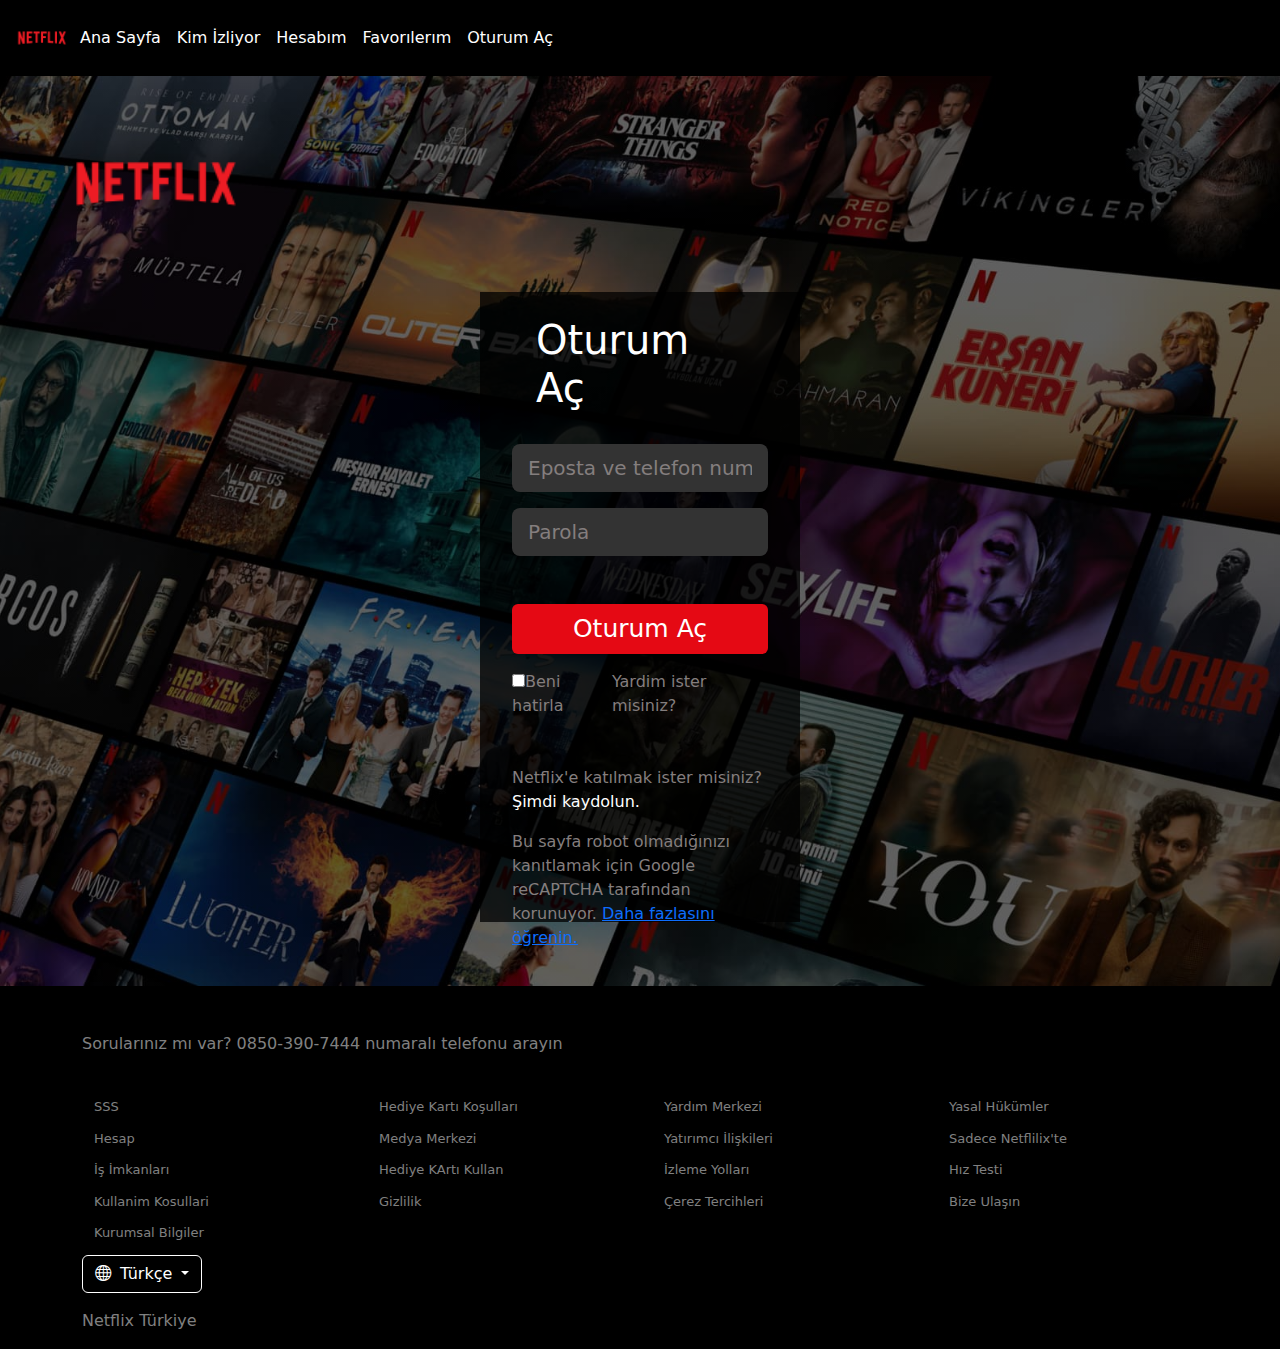
<file: logın.html>
<!DOCTYPE html>
<html lang="en">
<head>
    <meta charset="UTF-8">
    <meta http-equiv="X-UA-Compatible" content="IE=edge">
    <meta name="viewport" content="width=device-width, initial-scale=1.0">
    <link rel="stylesheet" href="https://cdn.jsdelivr.net/npm/bootstrap@5.3.0-alpha1/dist/css/bootstrap.min.css">
    <link rel="stylesheet" href="https://cdn.jsdelivr.net/npm/bootstrap-icons@1.10.3/font/bootstrap-icons.css">
    <title>Profiller</title>
   <link rel="stylesheet" href="style.css">

</head>
<body>
    <nav class="navbar navbar-expand-lg bg-body-tertiary">
        <div class="container-fluid ">
            <img class="resim" src="image/netflix_logo.png" alt="">
          <button class="navbar-toggler bg-white" type="button" data-bs-toggle="collapse" data-bs-target="#navbarSupportedContent" aria-controls="navbarSupportedContent" aria-expanded="false" aria-label="Toggle navigation">
            <span class="navbar-toggler-icon"></span>
          </button>
          <div class="collapse navbar-collapse" id="navbarSupportedContent">
            <ul class="navbar-nav me-auto mb-2 mb-lg-0">
              <li class="nav-item">
                <a class="nav-link active text-white" aria-current="page" href="index.html">Ana Sayfa</a>
              </li>
              <li class="nav-item">
                <a class="nav-link text-white" href="browse.html">Kim İzliyor</a>
              </li>
              <li class="nav-item">
                <a class="nav-link text-white" href="hesap.html">Hesabım</a>
              </li>
              <li class="nav-item">
                <a class="nav-link text-white" href="anasayfa.html">Favorılerım</a>
              </li>
              <li class="nav-item">
                <a class="nav-link text-white" href="logın.html">Oturum Aç</a>
              </li>
            </ul>
           
          </div>
        </div>
      </nav>



      <div class="headerLogin"> 
        <div class="loginimage">
            <img class="logo" src="image/netflix_logo.png" alt="">
        </div>
      <div class="oturumAc">
        <div class="oturuAc1">

          <div class="oturumAc2">
          <h1 class="text-white p-4 text-start">Oturum Aç</h1>

            <input class="form-control form-control-lg inputLogin" type="text" placeholder="Eposta ve telefon numarasini giriniz" aria-label=".form-control-lg example">
            <input class="form-control form-control-lg mt-3 inputLogin" type="text" placeholder="Parola" aria-label=".form-control-lg example">
            <div class="d-grid gap-2">
              <button class="btn btn-primary mt-5 loginBtn mb-3" type="button">Oturum Aç</button>
            </div>
            <div class="oturumAc3 mb-5">
              <div class="beniHatirla "> <input type="checkbox">Beni hatirla</div>
             
              <a href="#">Yardim ister misiniz?</a>

            </div>
            <p class="pLogin1">Netflix'e katılmak ister misiniz? <a href="">Şimdi kaydolun.</a> </p> 
            <p class="pLogin2">Bu sayfa robot olmadığınızı kanıtlamak için Google reCAPTCHA tarafından korunuyor. <a href="">Daha fazlasını öğrenin.</a> </p>

          </div>

        



        </div>
      </div>
</div>









<footer >
    <div class="container">
        <h6 class=" text-start pt-5 pb-4 footerB">Sorularınız mı var? 0850-390-7444 numaralı
            telefonu arayın</h6>
        <div class="row">
            <div class="col-lg-3 col-sm-4 col-6">
                <a href="#">SSS</a>
                <a href="#">Hesap</a>
                <a href="#">İş İmkanları</a>
                <a href="#">Kullanim Kosullari</a>
                <a href="">Kurumsal Bilgiler  </a>                  
               
            </div>
            <div class="col-lg-3 col-sm-4 col-6">
                <a href="#">Hediye Kartı Koşulları</a>
                <a href="#">Medya Merkezi</a>
                <a href="#">Hediye KArtı Kullan</a>
                <a href="#">Gizlilik</a>
                  
                
            </div>
            <div class="col-lg-3 col-sm-4 col-6">
                <a href="#">Yardım Merkezi</a>
                <a href="#">Yatırımcı İlişkileri</a>
                <a href="#">İzleme Yolları</a>
                <a href="#">Çerez Tercihleri</a>
                
            </div>
            <div class="col-lg-3 col-sm-4 col-6 ">
                <a href="">Yasal Hükümler</a>
                <a href="">Sadece Netflilix'te</a>
                <a href="">Hız Testi</a>
                <a href="">Bize Ulaşın</a>     
            </div>

        </div>
        <div class="dropdown">
            <button class="btn btn-white text-white border-1  border-white dropdown-toggle" type="button"
                data-bs-toggle="dropdown" aria-expanded="false">
                <i class="bi bi-globe me-1  "></i>
                Türkçe
            </button>
            <ul class="dropdown-menu">
                <li><a class="dropdown-item" href="#">İngilizce</a></li>
            </ul>
        </div>
        <p class="pt-3 fs-6 " >Netflix Türkiye</p>
    </div>
</footer>


    <script src="https://cdn.jsdelivr.net/npm/bootstrap@5.3.0-alpha1/dist/js/bootstrap.bundle.min.js
    "></script> 

</body>
</html>
</file>
<file: style.css>
*{
    margin: 0;
    padding: 0;
    box-sizing: border-box;
}
body{
    background-color: black;
}

header{
    height: 75vh;
    width: 100%;
    background-image:linear-gradient(rgba(0,0,0,.5),rgba(0,0,0,0.5 )),url(image/TR-tr-20230313-popsignuptwoweeks-perspective_alpha_website_large.jpg);
    background-position: center;
    background-size: cover;
    border-bottom: 8px rgb(102, 97, 97) solid;
     
}

.headerInput input::placeholder{
    color: #fff;
}

.headerInput input{
   font-size: 25px;
}
.input-group{
    width: 600px;

}
.headerText{
    display: inline-block;
    align-items: end;
}
.headerText h1{
    font-size: 50px;
}
.sectionText h1{
 font-size: 3rem;
 font-weight: 900;
}
.sectionText p{
    font-size: 1.5rem;
    font-weight: 400;
   }

   .gifVideo{
    position: absolute;
    top: 99%;
    left: 67.5%;
    transform: translate(-50%, -50%);

   }
   .gif1{
    width: 460px;
   }
   .imgtvv{
    position: relative;
    z-index: 1;

   }
   .cizgi{
    border-bottom: 8px rgb(102, 97, 97) solid;

   }

   .media{
    flex-basis:50%;
    position: relative;
   }
   .media img{
    width: 100%;
    position: relative;
    z-index: 1;
   }
   .video-div{
    width: 100%;
    height: 100%;
    position: absolute;
    transform: translate(-50%,-50%);
    overflow: hidden;
   }
   .video-1{
    max-width: 73%;
    max-height: 54%;
    top: 48%;
    left: 50%;
   }

   .overlay-box{
    position: absolute;
    left: 50%;
    bottom: 8%;
    transform: translate(-50%);

    width: 55%;
    min-width: 240px;
    margin: 0 auto;
    padding: 8px  12px;
    background-color: black;

    display: flex;
    align-items: center;
    border: 2px solid rgba(255, 255, 255, 0 );
    box-shadow: 0 0 32px 0 rgb(0, 0, 0);
    border-radius: 12px;
    overflow: hidden;
    z-index: 1;

   }

   .overlay-box-img{
    margin: 0 16px 0 0;
    flex-grow: 0;
    flex-shrink: 0;
   }
   .overlay-box-img img{
    height: 80px;
   }
   .overlay-box-text p{
    font-size: 14px;
    color: #0071eb;
   }
   .download-animation{
    width: 48px;
    height: 48px;
    outline: 2px solid black;
    outline-offset:-2px;
    display: block;
    content: "";
    background:url("https://assets.nflxext.com/ffe/siteui/acquisition/ourStory/fuji/desktop/download-icon.gif") center center no-repeat ;
    background-size: 100%;
    flex-grow: 0;
    flex-shrink: 0;
   }

   .overlay-box-text{
    text-align: left;
    flex-grow: 1;
    flex-shrink:1;
    margin: 5px 0;
   }

   .reverse{
    flex-direction: row-reverse;
   }
   .video-2{
    max-width: 63%;
    max-height: 47%;
    top: 34%;
    left: 50%;
   }
   .accordionContainer{
    display: flex;
    justify-content: center;
   }
   .accordion-button{
    background-color: rgba(45, 45, 45, 1);
    color: #fff;

   }
   .accordion-item{
    border: none;
    margin-bottom: 0.7rem;
    color: #fff;
   }
   .accordion{
     width: 90%;
    color: #fff;
    --bs-accordion-bg:rgba(45, 45, 45, 1);
   }
   .accordion-button{
    font-size: 35px;
   }

   article h1{
    font-size: 60px;
    
   }
   .accordion-item:last-of-type .accordion-button.collapsed {
    border-bottom-right-radius:0;
    border-bottom-left-radius:0;
}
.accordion-item:first-of-type .accordion-button {
    border-top-left-radius:0;
    border-top-right-radius:0;
}
.accordion-button:focus {
    z-index: 0;
    border-color:#fff;
    outline: none;
    box-shadow:none;
}
.accordion-button:not(.collapsed) {
     color:#fff; 
     background-color: rgba(45, 45, 45, 1);
}
.accordion-button::after {
    flex-shrink: 0;
    width: var(--bs-accordion-btn-icon-width);
    height: var(--bs-accordion-btn-icon-width);
    margin-left: auto;
    content: "";
    background-image: url(https://cdn-icons-png.flaticon.com/512/814/814208.png);
    background-repeat: no-repeat;
    background-size: var(--bs-accordion-btn-icon-width);
    transition: var(--bs-accordion-btn-icon-transition);
    border-radius: 50%;
    background-color: #fff;
}
.accordion-button:not(.collapsed)::after {
    background-image: url(https://cdn-icons-png.flaticon.com/512/149/149163.png);
    transform: var(--bs-accordion-btn-icon-transform);
}

footer .row a{
  color: #fff;
  display: block;
  margin: 0.75rem;
  font-size: 13px;
  color: gray;
  text-decoration: none;
}
.footerB{
    color: gray;
}
footer p{
    color: gray;
}



/* +++++++++++++++++++++++++++++++++Browse.html sayfasi ++++++++++++++++++++++++++++++++++++++++++++ */

.logo{
    width: 200px;
}

.sectionBrow h1{
    font-size: 60px;
}
.smileP{
    width: 300px;
}
.sectionBrow p{
    text-align: center;
    color: #fff;
    font-size: 25px;
}
.btnBrow{
    font-size: 20px;
    width: 600px;
    box-shadow: 15px 15px 15  lightblue;
    background-color: gray;
    color: rgb(228, 208, 208);
    border-top: 1px solid #fff;
}
.resim{
    width: 60px;
}
.btnBrow:hover{
    background-color: gray;
}
.smileP:hover{
    border: 4px solid #fff;
    cursor: pointer;
}
.bg-body-tertiary {
    background-color: black!important;
}.image{
  display: flex;
  justify-content:start;
  
}
.col-12{
    justify-content: center;
    display: grid;
}
.headerBrow{
    background-color:rgb(33, 29, 29) ;
}
.containerBrow{
    background-color:rgb(33, 29, 29) ;

}
.sectionBrow{
    background-color:rgb(33, 29, 29) ;

}
/* +++++++++++++++++++++++++++++++++Browse.html sayfasi bitisi ++++++++++++++++++++++++++++++++++++++++++++ */



/* +++++++++++++++++++++++++++++++++Logın html sayfasi bitisi ++++++++++++++++++++++++++++++++++++++++++++ */


.headerLogin{
    background-image:linear-gradient(rgba(0,0,0,.5),rgba(0,0,0,0.5 )),url(image/TR-tr-20230313-popsignuptwoweeks-perspective_alpha_website_large.jpg);
    background-position: center;
    background-size: cover;
}
.oturumAc{
 display: flex;
 justify-content: center;
    
}
.oturuAc1{
    height: 70vh;
    width: 25%;
    display: flex;
    justify-content: center;
 background-color: rgba(0,0,0,.75);
 margin-bottom: 4rem;


}
.loginBtn{
    background: #e50914;
    border: #e50914;
    font-size: 25px;
   
}
.inputLogin{
    background: #333;
    border: 0px;
}
.oturumAc2{
 width: 80%;

}
.oturumAc3{
    display: flex;
    justify-content: space-between;
    color: #333;


}
.oturumAc3 a{
    color: #847e7e;
    text-decoration: none;

}
.beniHatirla{
    color: #847e7e;

}
.inputLogin::placeholder {
    color: #847e7e;
  }
  .pLogin1{
    color: #847e7e;


  }
  .pLogin1 a{
   color: #fff;
   text-decoration: none;

  }
  .pLogin2{
    color: #847e7e;
    
 
   }
   .loginimage{
    margin-left: 3rem;
    padding: 0.5rem;
   }
/* +++++++++++++++++++++++++++++++++Logın .html sayfasi bitisi ++++++++++++++++++++++++++++++++++++++++++++ */



/* +++++++++++++++++++++++++++++++++Hesap .html sayfasi baslangici ++++++++++++++++++++++++++++++++++++++++++++ */


.hesap{
  background-color: antiquewhite;
}
.hesapBaslik h1{
  font-size: 55px;
}

/* +++++++++++++++++++++++++++++++++Hesap .html sayfasi bitisi ++++++++++++++++++++++++++++++++++++++++++++ */

/* +++++++++++++++++++++++++++++++++Ana sayfa .html sayfasi baslangici ++++++++++++++++++++++++++++++++++++++++++++ */


.headerAna{
    background-image: linear-gradient(rgba(0,0,0,.2),rgba(0,0,0,.8)), url(image/resım6.jpg);
    background-size: cover;
    height: 70vh;
}
.anasayfaCon{
    align-items: end;
    justify-content: end;
}
.paragAna{
    width: 40%;
    margin-top: 2rem;
}
.pAna{
    text-align: center;
    font-size: 20px;
}

.listeler img{
    width: 100%;
}
.listeler{
    background-color: #181515;
}
.emojiler img{
    width: 50px;
  }

/* +++++++++++++++++++++++++++++++++Ana sayfa .html sayfasi bitisi ++++++++++++++++++++++++++++++++++++++++++++ */




@media screen and (max-width: 991px) {
   
    .headerText h1{
        margin-bottom:2rem;
        font-size: 40px;
    }
    .headerText h5{
        margin-bottom:2rem;
    }
    .headerText{
        margin-top: 0 !important;
    }

    .ust:nth-child(odd) div.media{
        order: 2;
    }
    .text-start {
        text-align: center!important;
    }
    .media {
        flex-basis: 100%;
        
        
    }
    .btnBrow{
        width: 300px;
    }
    .oturuAc1{
        width: 100%;
        height: auto;
    }
    .loginimage{
        margin-left: 0px;
        padding:0px;
       }
       .logo{
        width: auto;
       }
       .hesap1{
        margin-top: 1rem;
    }.hesap1 ul{
        padding-left: 0;
    }.pAna {
        font-size: 10px;
        
    }.paragAna{
        width: 100%;
    }.headerAna{
        height: 35vh;
       }.listeler img{
        margin-bottom: 10px;
       }
    

    
  
   
  }
  @media screen and (max-width: 576px){
    .video-2 {
        max-width: 59%
  } 
  .overlay-box {
    bottom: 1%;
    padding: none;
  }
    .sectionText h1{
        font-size: 2.5rem;
    }
    header{
        height: 85vh
    }
    .oturuAc1{
        width: 100%;
        height: auto;

    }
    .loginimage{
        margin-left: 0px;
        padding: 0px;
       }
       .logo{
        width: auto;
       }.headerAna{
        height: 35vh;
       }.listeler img{
        margin-bottom: 10px;
       }

}
</file>
